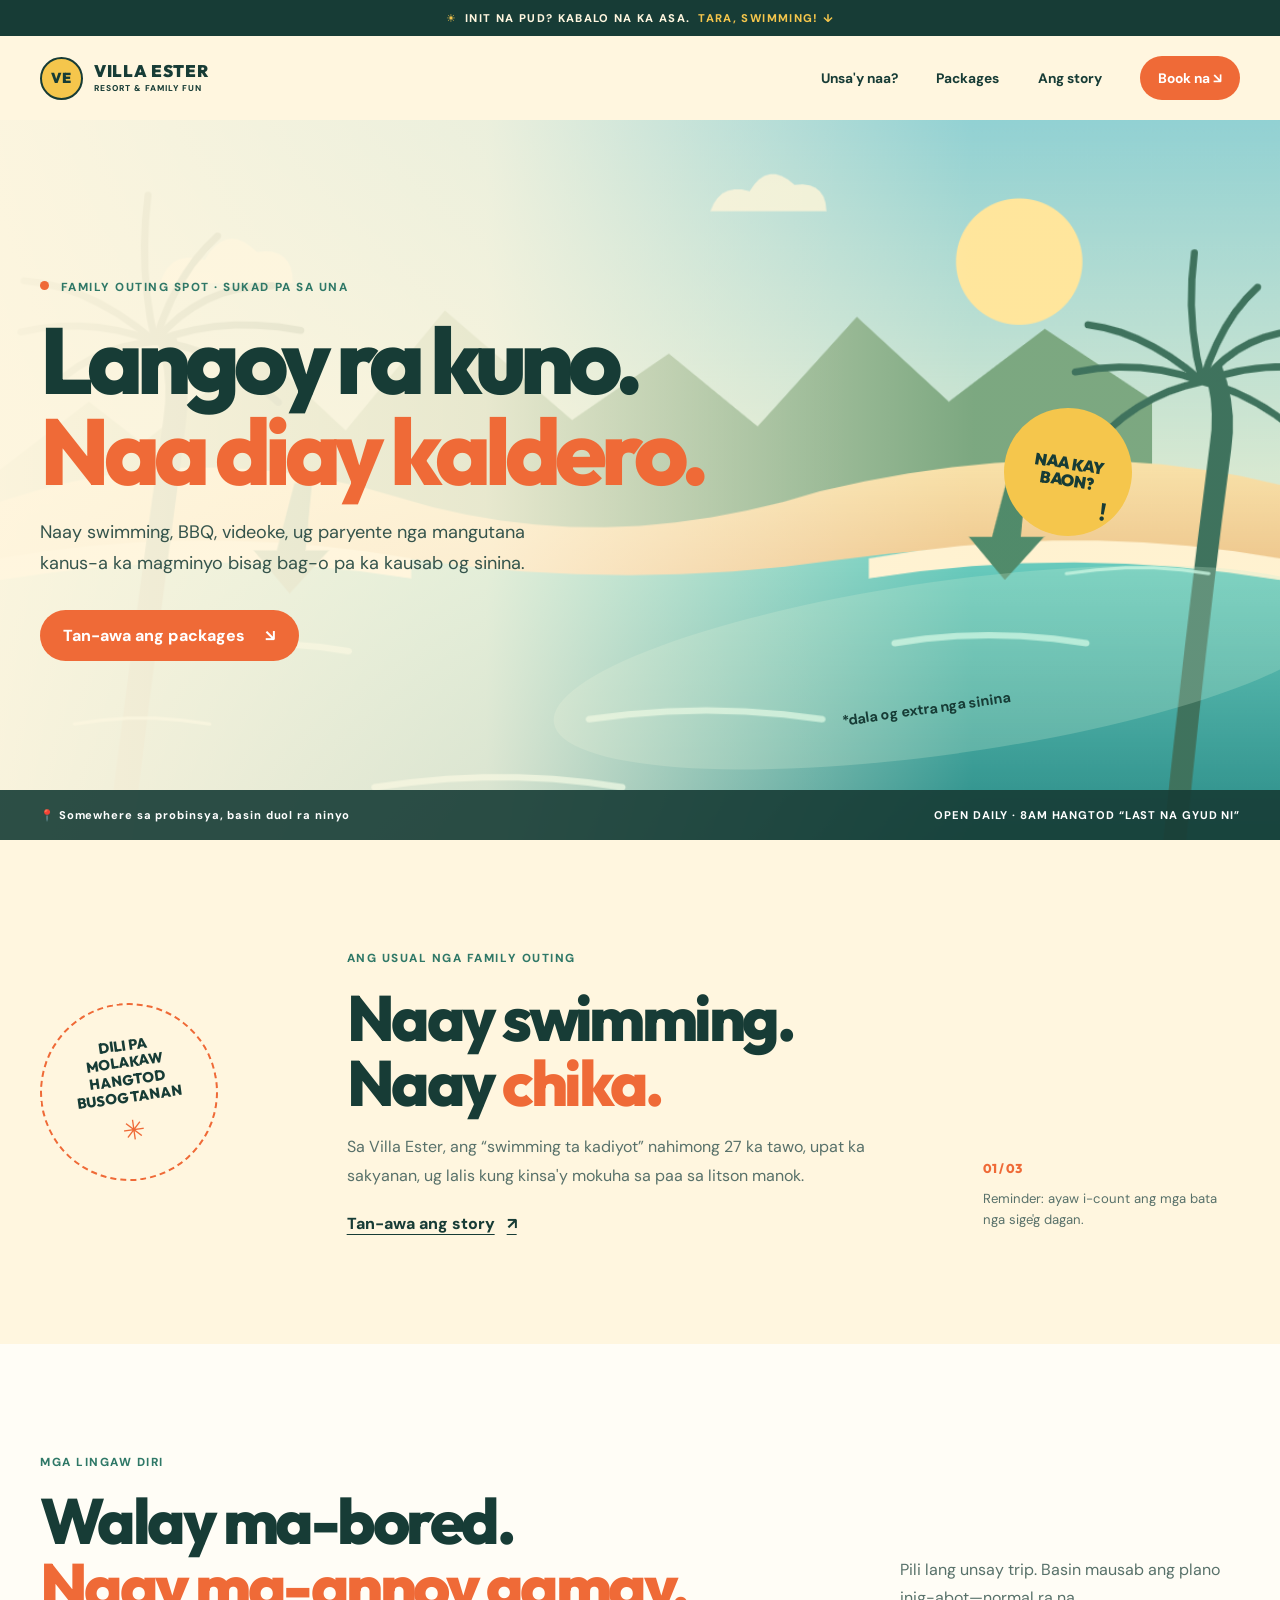
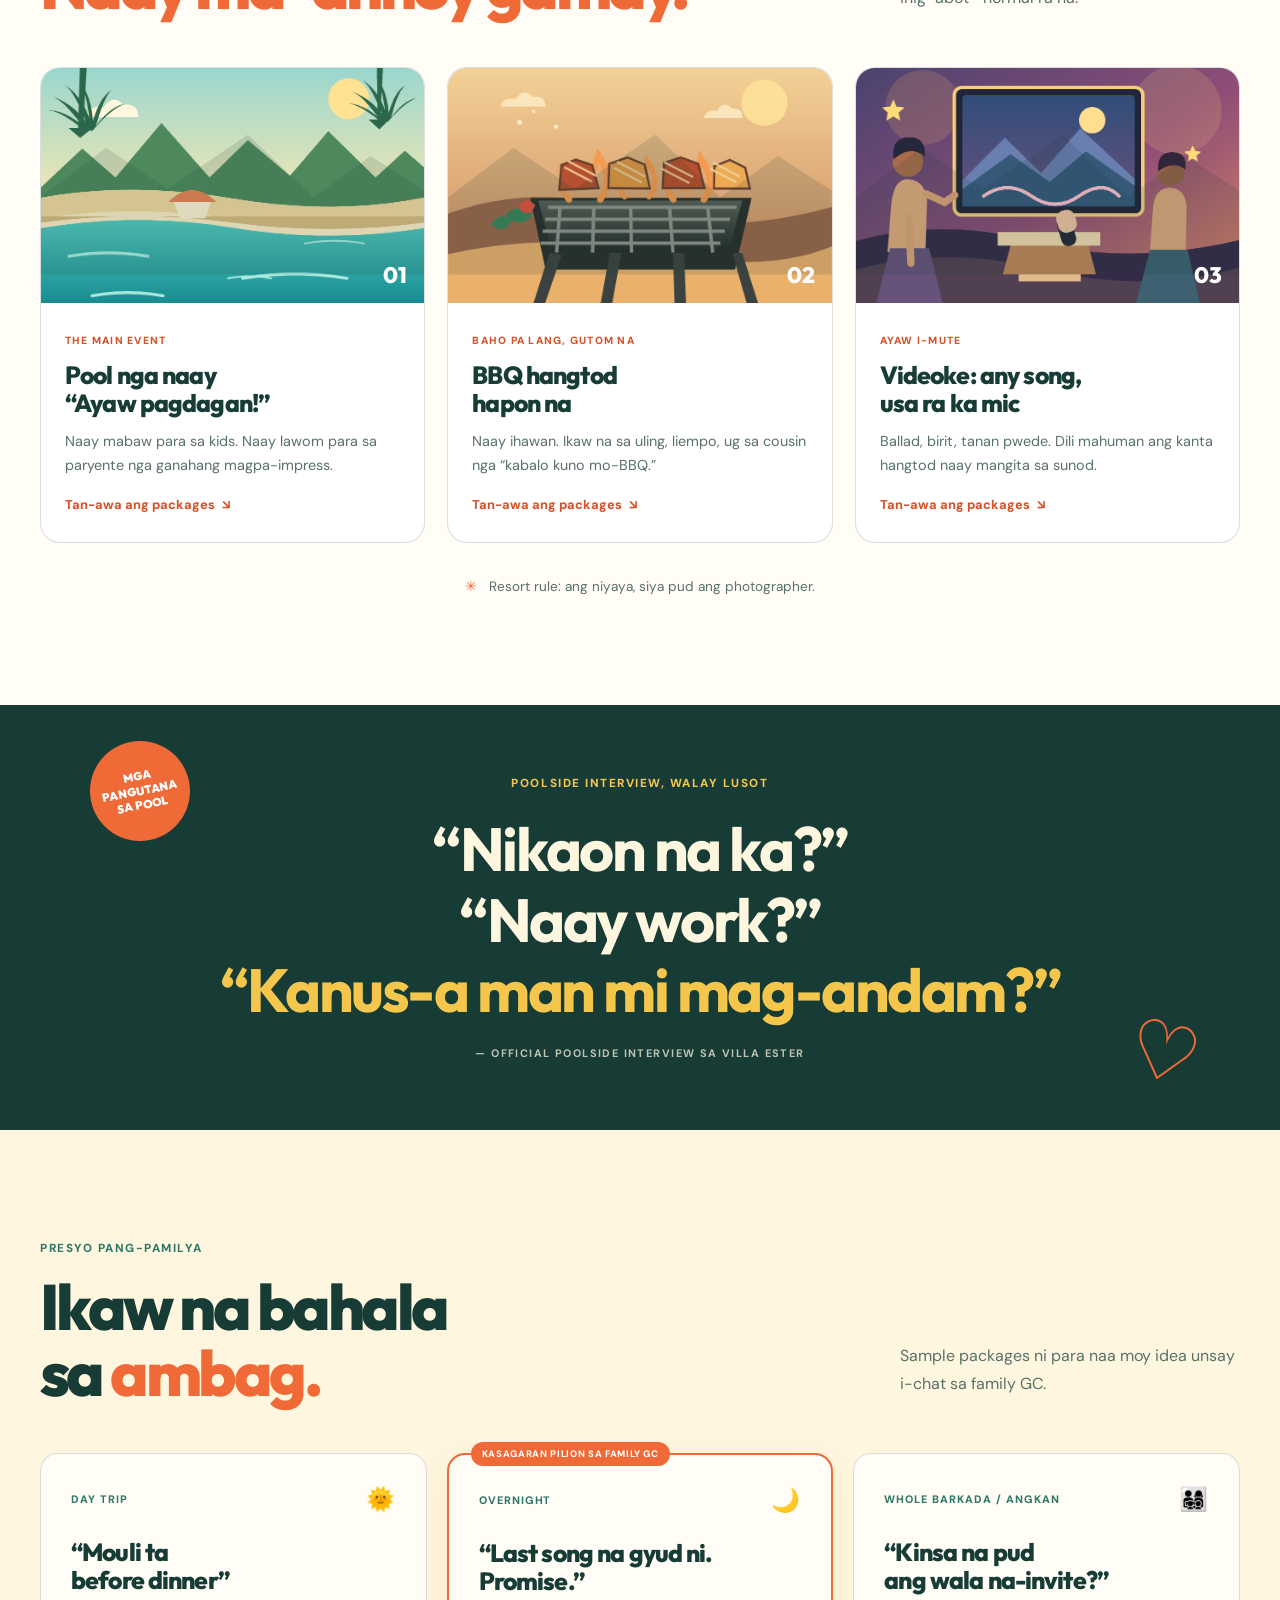
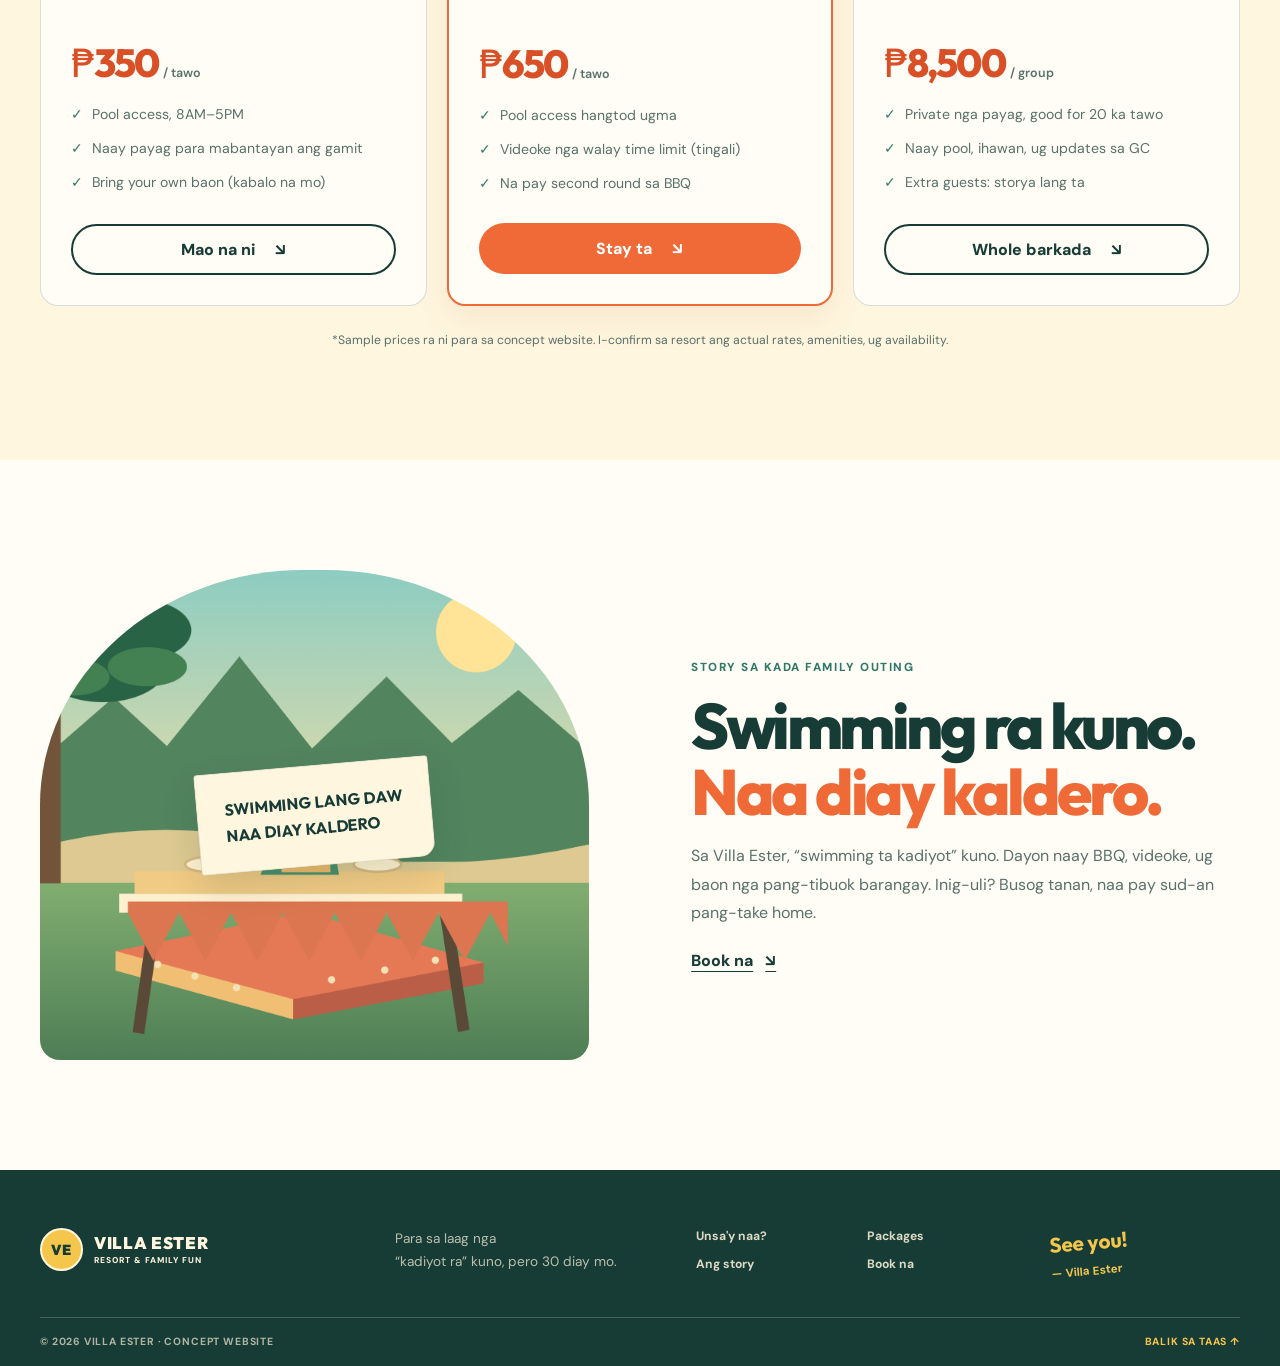
<file: villaester1/index.html>
<!DOCTYPE html>
<html lang="ceb">
<head>
    <meta charset="UTF-8">
    <meta name="viewport" content="width=device-width, initial-scale=1">
    <meta name="theme-color" content="#fff6df">
    <meta name="description" content="Villa Ester: family outing nga naay swimming, ihaw-ihaw, videoke, ug baon nga pang-tibuok angkan.">
    <title>Villa Ester</title>
    <link rel="icon" type="image/png" href="img/favicon-v2.png">
    <link rel="preconnect" href="https://fonts.googleapis.com">
    <link rel="preconnect" href="https://fonts.gstatic.com" crossorigin>
    <link href="https://fonts.googleapis.com/css2?family=DM+Sans:wght@400;500;600;700;800&family=Outfit:wght@400;500;600;700;800;900&display=swap" rel="stylesheet">
    <link rel="stylesheet" href="css/style.css">
</head>
<body>
    <div class="top-note"><span>☀</span> INIT NA PUD? KABALO NA KA ASA. <span class="top-note-right">TARA, SWIMMING! <span>↓</span></span></div>
    <header class="site-header" id="top">
        <nav class="nav-shell" aria-label="Main menu">
            <a class="brand" href="#top" aria-label="Villa Ester home">
                <span class="brand-icon" aria-hidden="true">VE</span>
                <span>VILLA ESTER<small>RESORT & FAMILY FUN</small></span>
            </a>
            <button class="menu-toggle" type="button" aria-label="Open menu" aria-expanded="false" aria-controls="site-nav">
                <span></span><span></span>
            </button>
            <div class="nav-links" id="site-nav">
                <a href="#amenities">Unsa'y naa?</a>
                <a href="#packages">Packages</a>
                <a href="#kwento">Ang story</a>
                <a class="nav-cta" href="booking.html" target="_blank" rel="noopener noreferrer">Book na <span aria-hidden="true">↘</span></a>
            </div>
        </nav>
    </header>

    <main>
        <section class="hero" aria-labelledby="hero-title">
            <div class="hero-photo" role="img" aria-label="Langawanan nga pool nga gilibotan og mga kahoy"></div>
            <div class="hero-wash"></div>
            <div class="hero-content">
                <p class="eyebrow"><span class="sun-dot"></span> FAMILY OUTING SPOT · SUKAD PA SA UNA</p>
                <h1 id="hero-title">Langoy ra kuno.<br><em>Naa diay kaldero.</em></h1>
                <p class="hero-copy">Naay swimming, BBQ, videoke, ug paryente nga mangutana kanus-a ka magminyo bisag bag-o pa ka kausab og sinina.</p>
                <a class="button button-orange" href="#packages">Tan-awa ang packages <span aria-hidden="true">↘</span></a>
                <span class="hero-sticker" aria-label="Naa kay baon?">NAA KAY<br>BAON?<br><b>!</b></span>
            </div>
            <div class="hero-bottom"><span>📍 Somewhere sa probinsya, basin duol ra ninyo</span><span>OPEN DAILY · 8AM HANGTOD “LAST NA GYUD NI”</span></div>
            <span class="hero-scribble" aria-hidden="true">*dala og extra nga sinina</span>
        </section>

        <section class="intro section-pad">
            <div class="intro-badge" aria-hidden="true"><span>DILI PA<br>MOLAKAW<br>HANGTOD<br>BUSOG TANAN</span><b>✳</b></div>
            <div class="intro-copy">
                <p class="eyebrow">Ang usual nga family outing</p>
                <h2>Naay swimming.<br>Naay <em>chika.</em></h2>
                <p>Sa Villa Ester, ang “swimming ta kadiyot” nahimong 27 ka tawo, upat ka sakyanan, ug lalis kung kinsa'y mokuha sa paa sa litson manok.</p>
                <a class="text-link" href="#kwento">Tan-awa ang story <span aria-hidden="true">↗</span></a>
            </div>
            <div class="intro-side"><span class="side-number">01 / 03</span><span class="side-note">Reminder: ayaw i-count ang mga bata nga sige'g dagan.</span></div>
        </section>

        <section class="amenities section-pad" id="amenities">
            <div class="section-heading">
                <div><p class="eyebrow">Mga lingaw diri</p><h2>Walay ma-bored.<br><em>Naay ma-annoy gamay.</em></h2></div>
                <p class="heading-aside">Pili lang unsay trip. Basin mausab ang plano inig-abot—normal ra na.</p>
            </div>
            <div class="activity-grid">
                <a class="activity-card pool-card" href="#packages" aria-label="Swimming pool: tan-awa ang packages">
                    <div class="activity-photo pool-photo" role="img" aria-label="Swimming pool sa hayag nga adlaw"><span class="activity-number">01</span></div>
                    <div class="activity-copy"><span class="activity-kicker">THE MAIN EVENT</span><h3>Pool nga naay<br>“Ayaw pagdagan!”</h3><p>Naay mabaw para sa kids. Naay lawom para sa paryente nga ganahang magpa-impress.</p><span class="activity-link">Tan-awa ang packages <span aria-hidden="true">↘</span></span></div>
                </a>
                <a class="activity-card grill-card" href="#packages" aria-label="BBQ: tan-awa ang packages">
                    <div class="activity-photo grill-photo" role="img" aria-label="BBQ nga nagluto sa ihawan"><span class="activity-number">02</span></div>
                    <div class="activity-copy"><span class="activity-kicker">BAHO PA LANG, GUTOM NA</span><h3>BBQ hangtod<br>hapon na</h3><p>Naay ihawan. Ikaw na sa uling, liempo, ug sa cousin nga “kabalo kuno mo-BBQ.”</p><span class="activity-link">Tan-awa ang packages <span aria-hidden="true">↘</span></span></div>
                </a>
                <a class="activity-card karaoke-card" href="#packages" aria-label="Videoke: tan-awa ang packages">
                    <div class="activity-photo karaoke-photo" role="img" aria-label="Pamilyang nag-videoke nga nagkanta"><span class="activity-number">03</span></div>
                    <div class="activity-copy"><span class="activity-kicker">AYAW I-MUTE</span><h3>Videoke: any song,<br>usa ra ka mic</h3><p>Ballad, birit, tanan pwede. Dili mahuman ang kanta hangtod naay mangita sa sunod.</p><span class="activity-link">Tan-awa ang packages <span aria-hidden="true">↘</span></span></div>
                </a>
            </div>
            <div class="amenities-foot"><span>✳</span> Resort rule: ang niyaya, siya pud ang photographer.</div>
        </section>

        <section class="quote-band">
            <span class="quote-sticker">MGA PANGUTANA<br>SA POOL</span>
            <p class="eyebrow">Poolside interview, walay lusot</p>
            <blockquote>“Nikaon na ka?”<br>“Naay work?”<br><em>“Kanus-a man mi mag-andam?”</em></blockquote>
            <span class="quote-credit">— OFFICIAL POOLSIDE INTERVIEW SA VILLA ESTER</span>
            <span class="quote-doodle" aria-hidden="true">♡</span>
        </section>

        <section class="packages section-pad" id="packages">
            <div class="section-heading">
                <div><p class="eyebrow">Presyo pang-pamilya</p><h2>Ikaw na bahala<br>sa <em>ambag.</em></h2></div>
                <p class="heading-aside">Sample packages ni para naa moy idea unsay i-chat sa family GC.</p>
            </div>
            <div class="package-grid">
                <article class="package-card">
                    <div class="package-top"><span>DAY TRIP</span><span class="package-emoji">🌞</span></div>
                    <h3>“Mouli ta<br>before dinner”</h3>
                    <p class="package-price">₱350 <small>/ tawo</small></p>
                    <ul><li>Pool access, 8AM–5PM</li><li>Naay payag para mabantayan ang gamit</li><li>Bring your own baon (kabalo na mo)</li></ul>
                    <a class="button button-outline" href="booking.html" target="_blank" rel="noopener noreferrer">Mao na ni <span aria-hidden="true">↘</span></a>
                </article>
                <article class="package-card package-featured">
                    <span class="popular-tag">KASAGARAN PILION SA FAMILY GC</span>
                    <div class="package-top"><span>OVERNIGHT</span><span class="package-emoji">🌙</span></div>
                    <h3>“Last song na gyud ni.<br>Promise.”</h3>
                    <p class="package-price">₱650 <small>/ tawo</small></p>
                    <ul><li>Pool access hangtod ugma</li><li>Videoke nga walay time limit (tingali)</li><li>Na pay second round sa BBQ</li></ul>
                    <a class="button button-orange" href="booking.html" target="_blank" rel="noopener noreferrer">Stay ta <span aria-hidden="true">↘</span></a>
                </article>
                <article class="package-card">
                    <div class="package-top"><span>WHOLE BARKADA / ANGKAN</span><span class="package-emoji">👨‍👩‍👧‍👦</span></div>
                    <h3>“Kinsa na pud<br>ang wala na-invite?”</h3>
                    <p class="package-price">₱8,500 <small>/ group</small></p>
                    <ul><li>Private nga payag, good for 20 ka tawo</li><li>Naay pool, ihawan, ug updates sa GC</li><li>Extra guests: storya lang ta</li></ul>
                    <a class="button button-outline" href="booking.html" target="_blank" rel="noopener noreferrer">Whole barkada <span aria-hidden="true">↘</span></a>
                </article>
            </div>
            <p class="fine-print">*Sample prices ra ni para sa concept website. I-confirm sa resort ang actual rates, amenities, ug availability.</p>
        </section>

        <section class="story section-pad" id="kwento">
            <div class="story-art" role="img" aria-label="Payag ug lamesa para sa family picnic">
                <span class="story-art-note">SWIMMING LANG DAW<br>NAA DIAY KALDERO</span>
                <span class="story-art-sun" aria-hidden="true">☀</span>
            </div>
            <div class="story-copy">
                <p class="eyebrow">Story sa kada family outing</p>
                <h2>Swimming ra kuno.<br><em>Naa diay kaldero.</em></h2>
                <p>Sa Villa Ester, “swimming ta kadiyot” kuno. Dayon naay BBQ, videoke, ug baon nga pang-tibuok barangay. Inig-uli? Busog tanan, naa pay sud-an pang-take home.</p>
                <a class="text-link" href="booking.html" target="_blank" rel="noopener noreferrer">Book na <span aria-hidden="true">↘</span></a>
            </div>
        </section>

    </main>

    <footer class="site-footer">
        <div class="footer-main">
            <a class="brand footer-brand" href="#top"><span class="brand-icon" aria-hidden="true">VE</span><span>VILLA ESTER<small>RESORT & FAMILY FUN</small></span></a>
            <p>Para sa laag nga<br>“kadiyot ra” kuno, pero 30 diay mo.</p>
            <div class="footer-links"><a href="#amenities">Unsa'y naa?</a><a href="#packages">Packages</a><a href="#kwento">Ang story</a><a href="booking.html" target="_blank" rel="noopener noreferrer">Book na</a></div>
            <span class="footer-signoff">See you!<br><b>— Villa Ester</b></span>
        </div>
        <div class="footer-bottom"><span>© <span id="year"></span> VILLA ESTER · CONCEPT WEBSITE</span><a href="#top">BALIK SA TAAS ↑</a></div>
    </footer>
    <script>
        const menuButton = document.querySelector(".menu-toggle");
        const navigation = document.querySelector(".nav-links");

        menuButton.addEventListener("click", () => {
            const isOpen = menuButton.getAttribute("aria-expanded") === "true";
            menuButton.setAttribute("aria-expanded", String(!isOpen));
            menuButton.setAttribute("aria-label", isOpen ? "Open menu" : "Close menu");
            navigation.classList.toggle("is-open", !isOpen);
        });

        navigation.querySelectorAll("a").forEach((link) => {
            link.addEventListener("click", () => {
                menuButton.setAttribute("aria-expanded", "false");
                menuButton.setAttribute("aria-label", "Open menu");
                navigation.classList.remove("is-open");
            });
        });

        document.querySelector("#year").textContent = new Date().getFullYear();

        document.querySelector(".booking-form").addEventListener("submit", (event) => {
            event.preventDefault();
            const form = event.currentTarget;
            if (!form.reportValidity()) return;
            form.querySelector(".form-status").textContent = "Sakto! Na-check na imong details. Demo pa ni—wala pay tinuod nga booking.";
            form.reset();
        });

    </script>
</body>
</html>
</file>
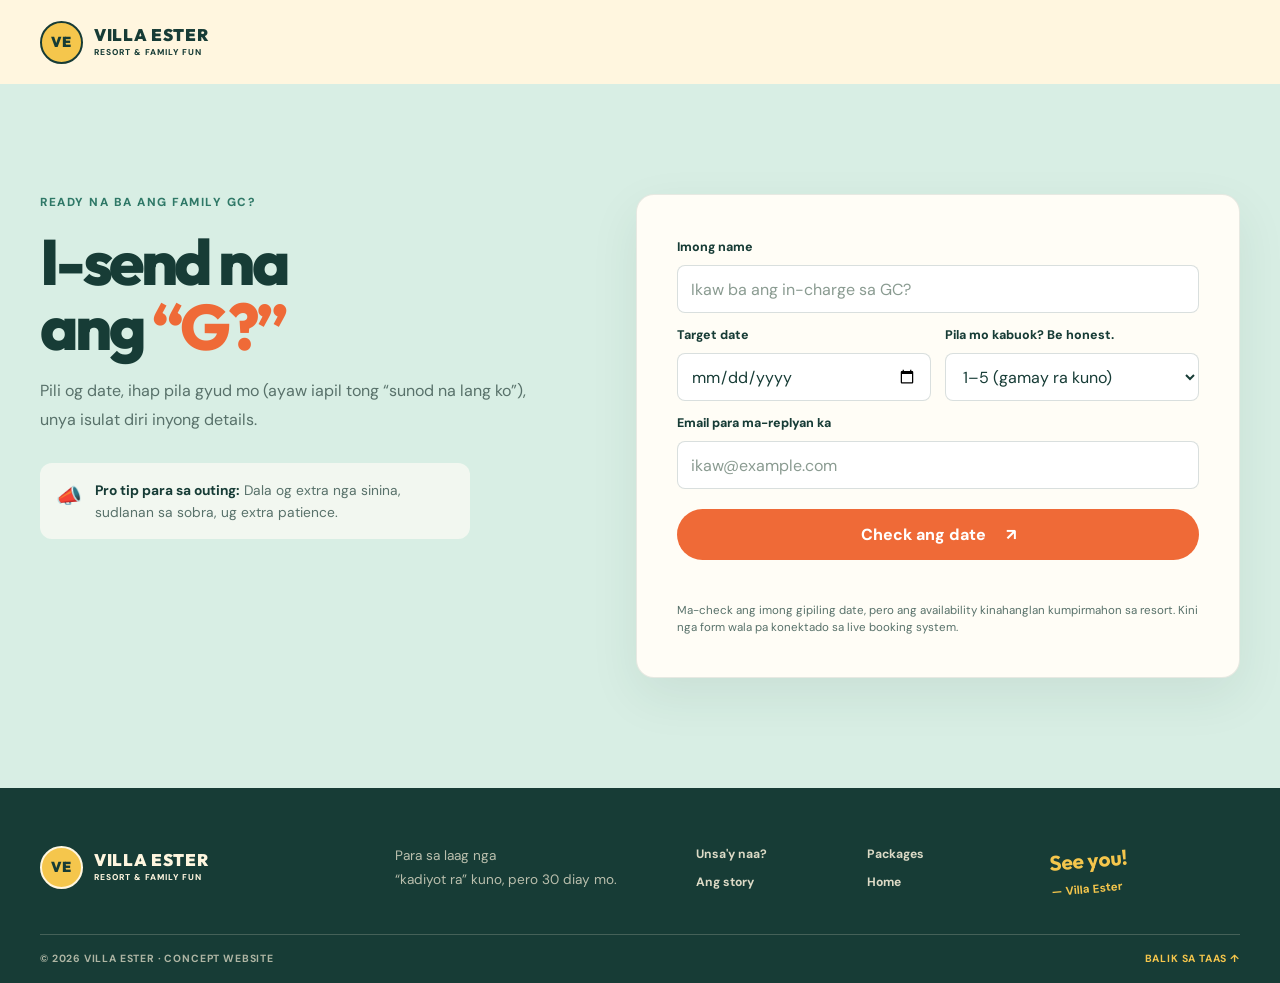
<file: villaester1/booking.html>
<!DOCTYPE html>
<html lang="ceb">
<head>
    <meta charset="UTF-8">
    <meta name="viewport" content="width=device-width, initial-scale=1">
    <meta name="theme-color" content="#fff6df">
    <meta name="description" content="Book your Villa Ester outing.">
    <title>Book na | Villa Ester</title>
    <link rel="icon" type="image/png" href="img/favicon-v2.png">
    <link rel="preconnect" href="https://fonts.googleapis.com">
    <link rel="preconnect" href="https://fonts.gstatic.com" crossorigin>
    <link href="https://fonts.googleapis.com/css2?family=DM+Sans:wght@400;500;600;700;800&family=Outfit:wght@400;500;600;700;800;900&display=swap" rel="stylesheet">
    <link rel="stylesheet" href="css/style.css">
</head>
<body>
    <header class="site-header" id="top">
        <nav class="nav-shell" aria-label="Main menu">
            <a class="brand" href="index.html" aria-label="Villa Ester home">
                <span class="brand-icon" aria-hidden="true">VE</span>
                <span>VILLA ESTER<small>RESORT & FAMILY FUN</small></span>
            </a>
        </nav>
    </header>

    <main>
        <section class="booking section-pad" id="reservation-form" aria-labelledby="reservation-title">
            <div class="booking-copy">
                <p class="eyebrow">Ready na ba ang family GC?</p>
                <h2 id="reservation-title">I-send na<br>ang <em>“G?”</em></h2>
                <p>Pili og date, ihap pila gyud mo (ayaw iapil tong “sunod na lang ko”), unya isulat diri inyong details.</p>
                <div class="booking-callout"><span>📣</span><span><b>Pro tip para sa outing:</b> Dala og extra nga sinina, sudlanan sa sobra, ug extra patience.</span></div>
            </div>
            <form class="booking-form">
                <label for="guest-name">Imong name</label>
                <input id="guest-name" name="name" type="text" placeholder="Ikaw ba ang in-charge sa GC?" required>
                <div class="form-row">
                    <div><label for="visit-date">Target date</label><input id="visit-date" name="date" type="date" required></div>
                    <div><label for="guest-count">Pila mo kabuok? Be honest.</label><select id="guest-count" name="guests"><option>1–5 (gamay ra kuno)</option><option>6–10 (naay kids)</option><option>11–20 (whole family)</option><option>21+ (apil silingan)</option></select></div>
                </div>
                <label for="guest-email">Email para ma-replyan ka</label>
                <input id="guest-email" name="email" type="email" placeholder="ikaw@example.com" required>
                <button class="button button-orange" type="submit">Check ang date <span aria-hidden="true">↗</span></button>
                <p class="form-status" role="status" aria-live="polite"></p>
                <p class="form-disclaimer">Ma-check ang imong gipiling date, pero ang availability kinahanglan kumpirmahon sa resort. Kini nga form wala pa konektado sa live booking system.</p>
            </form>
        </section>
    </main>

    <footer class="site-footer">
        <div class="footer-main">
            <a class="brand footer-brand" href="index.html"><span class="brand-icon" aria-hidden="true">VE</span><span>VILLA ESTER<small>RESORT & FAMILY FUN</small></span></a>
            <p>Para sa laag nga<br>“kadiyot ra” kuno, pero 30 diay mo.</p>
            <div class="footer-links"><a href="index.html#amenities">Unsa'y naa?</a><a href="index.html#packages">Packages</a><a href="index.html#kwento">Ang story</a><a href="index.html">Home</a></div>
            <span class="footer-signoff">See you!<br><b>— Villa Ester</b></span>
        </div>
        <div class="footer-bottom"><span>© <span id="year"></span> VILLA ESTER · CONCEPT WEBSITE</span><a href="#top">BALIK SA TAAS ↑</a></div>
    </footer>

    <script>
        document.querySelector("#year").textContent = new Date().getFullYear();

        const bookingForm = document.querySelector(".booking-form");
        const visitDate = document.querySelector("#visit-date");
        const formStatus = bookingForm.querySelector(".form-status");

        function getLocalDateString(date) {
            const year = date.getFullYear();
            const month = String(date.getMonth() + 1).padStart(2, "0");
            const day = String(date.getDate()).padStart(2, "0");
            return `${year}-${month}-${day}`;
        }

        visitDate.min = getLocalDateString(new Date());

        bookingForm.addEventListener("submit", (event) => {
            event.preventDefault();
            if (!bookingForm.reportValidity()) return;

            if (visitDate.value < getLocalDateString(new Date())) {
                visitDate.setCustomValidity("Please choose today or a future date.");
                visitDate.reportValidity();
                return;
            }

            visitDate.setCustomValidity("");
            const chosenDate = new Date(`${visitDate.value}T00:00:00`);
            const formattedDate = chosenDate.toLocaleDateString("en-PH", {
                year: "numeric",
                month: "long",
                day: "numeric"
            });
            const guestCount = ["1–5", "6–10", "11–20", "21 or more"][
                bookingForm.querySelector("#guest-count").selectedIndex
            ];
            formStatus.textContent = `Your selected date, ${formattedDate}, has been checked for ${guestCount} guests. Please contact the resort to confirm availability; this date has not been reserved.`;
        });

        visitDate.addEventListener("input", () => visitDate.setCustomValidity(""));
    </script>
</body>
</html>
</file>
<file: villaester1/css/style.css>
:root {
    color-scheme: light;
    --ink: #173c36;
    --muted: #58716a;
    --cream: #fff6df;
    --paper: #fffdf6;
    --orange: #ef6a37;
    --orange-dark: #d94f26;
    --green: #2f7867;
    --mint: #d8eee4;
    --yellow: #f5c64c;
    --line: rgba(23, 60, 54, 0.16);
    --display: "Outfit", sans-serif;
    --body: "DM Sans", sans-serif;
    font-family: var(--body);
    color: var(--ink);
    background: var(--paper);
    font-synthesis: none;
    text-rendering: optimizeLegibility;
    -webkit-font-smoothing: antialiased;
}

* {
    box-sizing: border-box;
}

html {
    scroll-behavior: smooth;
    scroll-padding-top: 6rem;
}

body {
    margin: 0;
    min-width: 320px;
}

button,
input,
select {
    font: inherit;
}

a {
    color: inherit;
}

.top-note {
    display: flex;
    min-height: 36px;
    align-items: center;
    justify-content: center;
    gap: 8px;
    padding: 7px 20px;
    background: var(--ink);
    color: var(--cream);
    font-size: 0.7rem;
    font-weight: 800;
    letter-spacing: 0.12em;
    text-align: center;
}

.top-note > span:first-child {
    color: var(--yellow);
}

.top-note-right {
    color: var(--yellow);
}

.site-header {
    position: relative;
    z-index: 5;
    background: var(--cream);
}

.nav-shell {
    display: flex;
    width: min(1200px, calc(100% - 48px));
    min-height: 84px;
    align-items: center;
    justify-content: space-between;
    margin: 0 auto;
}

.brand {
    display: inline-flex;
    align-items: center;
    gap: 11px;
    color: var(--ink);
    font-family: var(--display);
    font-size: 1.05rem;
    font-weight: 900;
    letter-spacing: 0.04em;
    line-height: 1;
    text-decoration: none;
}

.brand small {
    display: block;
    margin-top: 5px;
    font-family: var(--body);
    font-size: 0.53rem;
    font-weight: 800;
    letter-spacing: 0.12em;
}

.brand-icon {
    display: grid;
    width: 43px;
    height: 43px;
    place-items: center;
    border: 2px solid var(--ink);
    border-radius: 50%;
    background: var(--yellow);
    font-family: var(--display);
    font-size: 0.9rem;
    font-weight: 900;
}

.nav-links {
    display: flex;
    align-items: center;
    gap: clamp(18px, 3vw, 42px);
}

.nav-links a,
.footer-links a {
    font-size: 0.86rem;
    font-weight: 700;
    text-decoration: none;
}

.nav-links a:hover,
.footer-links a:hover,
.text-link:hover {
    color: var(--orange-dark);
}

.nav-links .nav-cta {
    padding: 13px 18px;
    border-radius: 999px;
    background: var(--orange);
    color: white;
}

.nav-cta:hover {
    background: var(--orange-dark);
}

.menu-toggle {
    display: none;
}

.hero {
    position: relative;
    display: flex;
    min-height: min(720px, calc(100svh - 120px));
    align-items: center;
    overflow: hidden;
    background: #83c7b5;
    isolation: isolate;
}

.hero-photo,
.hero-wash {
    position: absolute;
    z-index: -1;
    inset: 0;
}

.hero-photo {
    background:
        linear-gradient(90deg, rgba(255, 246, 223, 0.1), transparent 68%),
        url("../img/resort-hero.png") center 52% / cover no-repeat;
}

.hero-photo::after {
    position: absolute;
    content: "";
}

.hero-photo::after {
    right: -5%;
    bottom: 12%;
    width: 62%;
    height: 24%;
    border-radius: 50%;
    background: rgba(190, 235, 206, 0.25);
    transform: rotate(-8deg);
}

.hero-wash {
    background: linear-gradient(90deg, rgba(255, 246, 223, 0.97) 0%, rgba(255, 246, 223, 0.84) 38%, rgba(255, 246, 223, 0.14) 76%);
}

.hero-content {
    position: relative;
    width: min(1200px, calc(100% - 48px));
    margin: 0 auto;
    padding: 100px 0 120px;
}

.eyebrow {
    margin: 0 0 17px;
    color: var(--green);
    font-size: 0.73rem;
    font-weight: 800;
    letter-spacing: 0.13em;
    line-height: 1.5;
    text-transform: uppercase;
}

.sun-dot {
    display: inline-block;
    width: 9px;
    height: 9px;
    margin-right: 7px;
    border-radius: 50%;
    background: var(--orange);
    vertical-align: 1px;
}

h1,
h2,
h3,
p {
    margin-top: 0;
}

h1,
h2,
h3 {
    font-family: var(--display);
}

.hero h1 {
    max-width: 740px;
    margin-bottom: 20px;
    font-size: clamp(3.1rem, 7.3vw, 6.7rem);
    font-weight: 800;
    letter-spacing: -0.065em;
    line-height: 0.98;
}

h1 em,
h2 em {
    color: var(--orange);
    font-style: normal;
}

.hero-copy {
    max-width: 510px;
    margin-bottom: 30px;
    color: #35544c;
    font-size: clamp(1rem, 1.5vw, 1.13rem);
    line-height: 1.75;
}

.button {
    display: inline-flex;
    min-height: 50px;
    align-items: center;
    justify-content: center;
    gap: 20px;
    padding: 13px 21px;
    border: 2px solid transparent;
    border-radius: 999px;
    font-weight: 800;
    text-decoration: none;
    transition: background-color 160ms ease, color 160ms ease, transform 160ms ease;
}

.button:hover {
    transform: translateY(-2px);
}

.button-orange {
    background: var(--orange);
    color: white;
}

.button-orange:hover {
    background: var(--orange-dark);
}

.button-outline {
    border-color: var(--ink);
    background: transparent;
    color: var(--ink);
}

.button-outline:hover {
    background: var(--ink);
    color: white;
}

.hero-sticker {
    position: absolute;
    top: 38%;
    right: 9%;
    display: grid;
    width: 128px;
    height: 128px;
    align-content: center;
    justify-items: center;
    border-radius: 50%;
    background: var(--yellow);
    color: var(--ink);
    font-family: var(--display);
    font-size: 1.02rem;
    font-weight: 900;
    line-height: 1.05;
    text-align: center;
    transform: rotate(9deg);
}

.hero-sticker b {
    position: absolute;
    right: 20px;
    bottom: 17px;
    font-size: 1.5rem;
}

.hero-bottom {
    position: absolute;
    right: 0;
    bottom: 0;
    left: 0;
    display: flex;
    justify-content: space-between;
    gap: 20px;
    padding: 18px max(24px, calc((100% - 1200px) / 2));
    background: rgba(23, 60, 54, 0.9);
    color: white;
    font-size: 0.7rem;
    font-weight: 700;
    letter-spacing: 0.08em;
}

.hero-scribble {
    position: absolute;
    right: 21%;
    bottom: 17%;
    color: var(--ink);
    font-size: 0.9rem;
    font-weight: 700;
    transform: rotate(-8deg);
}

.section-pad {
    padding: 110px max(24px, calc((100% - 1200px) / 2));
}

.intro {
    position: relative;
    display: grid;
    min-height: 420px;
    grid-template-columns: 0.7fr 1.6fr 0.7fr;
    align-items: center;
    gap: 50px;
    background: var(--cream);
}

.intro-badge {
    display: grid;
    width: 178px;
    height: 178px;
    align-content: center;
    justify-items: center;
    border: 2px dashed var(--orange);
    border-radius: 50%;
    color: var(--ink);
    font-family: var(--display);
    font-size: 0.9rem;
    font-weight: 800;
    line-height: 1.2;
    text-align: center;
    transform: rotate(-8deg);
}

.intro-badge b {
    margin-top: 8px;
    color: var(--orange);
    font-size: 1.7rem;
}

.intro-copy h2,
.section-heading h2,
.story-copy h2,
.booking-copy h2 {
    margin-bottom: 18px;
    font-size: clamp(2.5rem, 5vw, 4.5rem);
    font-weight: 800;
    letter-spacing: -0.055em;
    line-height: 1.02;
}

.intro-copy > p:not(.eyebrow),
.story-copy > p:not(.eyebrow),
.booking-copy > p:not(.eyebrow) {
    max-width: 620px;
    color: var(--muted);
    line-height: 1.8;
}

.text-link {
    display: inline-flex;
    align-items: center;
    gap: 12px;
    margin-top: 6px;
    color: var(--ink);
    font-weight: 800;
    text-decoration-thickness: 1px;
    text-underline-offset: 5px;
}

.intro-side {
    display: grid;
    align-self: end;
    gap: 12px;
    padding-bottom: 4px;
}

.side-number {
    color: var(--orange);
    font-family: var(--display);
    font-size: 0.8rem;
    font-weight: 800;
}

.side-note {
    color: var(--muted);
    font-size: 0.82rem;
    line-height: 1.6;
}

.amenities {
    background: var(--paper);
}

.section-heading {
    display: flex;
    align-items: end;
    justify-content: space-between;
    gap: 32px;
    margin-bottom: 48px;
}

.section-heading h2 {
    margin-bottom: 0;
}

.heading-aside {
    max-width: 340px;
    margin: 0 0 8px;
    color: var(--muted);
    line-height: 1.7;
}

.activity-grid {
    display: grid;
    grid-template-columns: repeat(3, minmax(0, 1fr));
    gap: 22px;
}

.activity-card {
    display: block;
    overflow: hidden;
    border: 1px solid var(--line);
    border-radius: 20px;
    background: white;
    color: inherit;
    text-decoration: none;
    transition: transform 180ms ease, box-shadow 180ms ease;
}

.activity-card:hover {
    transform: translateY(-5px);
    box-shadow: 0 14px 30px rgba(23, 60, 54, 0.12);
}

.activity-photo {
    position: relative;
    display: grid;
    min-height: 235px;
    place-items: center;
    overflow: hidden;
}

.pool-photo {
    background: url("../img/pool-day.png") center 56% / cover no-repeat;
}

.grill-photo {
    background: url("../img/ihaw-ihaw.png") center 58% / cover no-repeat;
}

.karaoke-photo {
    background: url("../img/videoke.png") center 53% / cover no-repeat;
}

.activity-photo::before {
    position: absolute;
    inset: 18% 0 auto;
    height: 70%;
    background: rgba(23, 60, 54, 0.14);
    clip-path: polygon(0 53%, 17% 23%, 33% 48%, 54% 15%, 71% 53%, 86% 28%, 100% 49%, 100% 100%, 0 100%);
    content: "";
}

.activity-number {
    position: absolute;
    right: 17px;
    bottom: 14px;
    color: white;
    font-family: var(--display);
    font-size: 1.4rem;
    font-weight: 800;
}

.activity-copy {
    padding: 25px 24px 28px;
}

.activity-kicker {
    color: var(--orange-dark);
    font-size: 0.65rem;
    font-weight: 800;
    letter-spacing: 0.12em;
}

.activity-copy h3,
.package-card h3 {
    margin: 12px 0;
    font-size: 1.55rem;
    font-weight: 800;
    letter-spacing: -0.035em;
    line-height: 1.13;
}

.activity-copy p {
    margin-bottom: 0;
    color: var(--muted);
    font-size: 0.9rem;
    line-height: 1.7;
}

.activity-link {
    display: inline-flex;
    align-items: center;
    gap: 7px;
    margin-top: 18px;
    color: var(--orange-dark);
    font-size: 0.8rem;
    font-weight: 800;
}

.amenities-foot {
    margin-top: 35px;
    color: var(--muted);
    font-size: 0.85rem;
    text-align: center;
}

.amenities-foot span {
    margin-right: 8px;
    color: var(--orange);
}

.quote-band {
    position: relative;
    display: grid;
    min-height: 385px;
    align-content: center;
    justify-items: center;
    overflow: hidden;
    padding: 70px 24px;
    background: var(--ink);
    color: var(--cream);
    text-align: center;
}

.quote-band .eyebrow {
    color: var(--yellow);
}

.quote-band blockquote {
    margin: 5px 0 20px;
    font-family: var(--display);
    font-size: clamp(2rem, 5vw, 3.8rem);
    font-weight: 700;
    letter-spacing: -0.04em;
    line-height: 1.16;
}

.quote-band blockquote em {
    color: var(--yellow);
    font-style: normal;
}

.quote-sticker {
    position: absolute;
    top: 36px;
    left: max(24px, calc((100% - 1100px) / 2));
    display: grid;
    width: 100px;
    height: 100px;
    place-items: center;
    border-radius: 50%;
    background: var(--orange);
    color: white;
    font-family: var(--display);
    font-size: 0.72rem;
    font-weight: 900;
    line-height: 1.3;
    transform: rotate(-11deg);
}

.quote-credit {
    color: rgba(255, 246, 223, 0.72);
    font-size: 0.68rem;
    font-weight: 700;
    letter-spacing: 0.13em;
}

.quote-doodle {
    position: absolute;
    right: max(30px, calc((100% - 1120px) / 2));
    bottom: 25px;
    color: var(--orange);
    font-size: 5rem;
    transform: rotate(15deg);
}

.packages {
    background: var(--cream);
}

.package-grid {
    display: grid;
    grid-template-columns: repeat(3, minmax(0, 1fr));
    align-items: stretch;
    gap: 20px;
}

.package-card {
    position: relative;
    display: flex;
    flex-direction: column;
    padding: 30px;
    border: 1px solid var(--line);
    border-radius: 18px;
    background: var(--paper);
}

.package-featured {
    border: 2px solid var(--orange);
    box-shadow: 0 14px 35px rgba(184, 96, 46, 0.1);
}

.popular-tag {
    position: absolute;
    top: -13px;
    left: 22px;
    padding: 6px 11px;
    border-radius: 99px;
    background: var(--orange);
    color: white;
    font-size: 0.59rem;
    font-weight: 800;
    letter-spacing: 0.07em;
}

.package-top {
    display: flex;
    align-items: center;
    justify-content: space-between;
    color: var(--green);
    font-size: 0.68rem;
    font-weight: 800;
    letter-spacing: 0.09em;
}

.package-emoji {
    font-size: 1.45rem;
}

.package-card h3 {
    min-height: 3.6em;
    margin: 24px 0 11px;
    font-size: 1.55rem;
}

.package-price {
    margin-bottom: 17px;
    color: var(--orange-dark);
    font-family: var(--display);
    font-size: 2.45rem;
    font-weight: 800;
    letter-spacing: -0.05em;
}

.package-price small {
    color: var(--muted);
    font-family: var(--body);
    font-size: 0.78rem;
    font-weight: 600;
    letter-spacing: 0;
}

.package-card ul {
    display: grid;
    gap: 12px;
    margin: 0 0 28px;
    padding: 0;
    list-style: none;
}

.package-card li {
    position: relative;
    padding-left: 21px;
    color: var(--muted);
    font-size: 0.88rem;
    line-height: 1.55;
}

.package-card li::before {
    position: absolute;
    left: 0;
    color: var(--green);
    content: "✓";
    font-weight: 900;
}

.package-card .button {
    width: 100%;
    margin-top: auto;
}

.fine-print {
    margin: 25px 0 0;
    color: var(--muted);
    font-size: 0.76rem;
    line-height: 1.6;
    text-align: center;
}

.story {
    display: grid;
    grid-template-columns: 1fr 1fr;
    align-items: center;
    gap: clamp(45px, 8vw, 110px);
    background: var(--paper);
}

.story-art {
    position: relative;
    display: grid;
    min-height: 490px;
    place-items: center;
    overflow: hidden;
    border-radius: 48% 48% 20px 20px;
    background: url("../img/family-picnic.png") center / cover no-repeat;
}

.story-art-note {
    position: relative;
    z-index: 1;
    padding: 23px 27px;
    border: 1px solid rgba(23, 60, 54, 0.13);
    border-radius: 4px 4px 15px 4px;
    background: var(--cream);
    box-shadow: 0 14px 35px rgba(23, 60, 54, 0.14);
    color: var(--ink);
    font-family: var(--display);
    font-size: 1rem;
    font-weight: 700;
    line-height: 1.65;
    transform: rotate(-5deg);
}

.story-art-sun {
    position: absolute;
    top: 18px;
    right: 22px;
    color: var(--orange);
    font-size: 3rem;
}

.story-copy h2 {
    font-size: clamp(2.6rem, 5vw, 4.4rem);
}

.booking {
    display: grid;
    grid-template-columns: 0.9fr 1.1fr;
    gap: clamp(45px, 8vw, 110px);
    background: var(--mint);
}

.booking-copy h1,
.booking-copy h2 {
    font-size: clamp(2.8rem, 5vw, 4.6rem);
}

.booking-callout {
    display: flex;
    max-width: 430px;
    align-items: flex-start;
    gap: 13px;
    margin-top: 28px;
    padding: 16px;
    border-radius: 12px;
    background: rgba(255, 253, 246, 0.68);
    color: var(--muted);
    font-size: 0.86rem;
    line-height: 1.6;
}

.booking-callout > span:first-child {
    font-size: 1.3rem;
}

.booking-callout b {
    color: var(--ink);
}

.booking-form {
    display: grid;
    align-content: start;
    gap: 10px;
    padding: clamp(23px, 4vw, 40px);
    border: 1px solid rgba(23, 60, 54, 0.1);
    border-radius: 18px;
    background: var(--paper);
    box-shadow: 0 18px 50px rgba(23, 60, 54, 0.08);
}

.booking-form label {
    margin-top: 4px;
    color: var(--ink);
    font-size: 0.78rem;
    font-weight: 800;
}

.booking-form input,
.booking-form select {
    width: 100%;
    min-height: 48px;
    padding: 11px 13px;
    border: 1px solid var(--line);
    border-radius: 8px;
    outline: none;
    background: white;
    color: var(--ink);
}

.booking-form input:focus,
.booking-form select:focus {
    border-color: var(--green);
    box-shadow: 0 0 0 3px rgba(47, 120, 103, 0.14);
}

.booking-form input::placeholder {
    color: #8a9b91;
}

.form-row {
    display: grid;
    grid-template-columns: 1fr 1fr;
    gap: 14px;
}

.form-row > div {
    display: grid;
    gap: 10px;
}

.booking-form > .button {
    margin-top: 10px;
    cursor: pointer;
}

.form-status {
    min-height: 1.4em;
    margin: 3px 0 0;
    color: var(--green);
    font-size: 0.85rem;
    font-weight: 700;
}

.form-disclaimer {
    margin: 0;
    color: var(--muted);
    font-size: 0.72rem;
    line-height: 1.5;
}

.site-footer {
    padding: 55px max(24px, calc((100% - 1200px) / 2)) 18px;
    background: var(--ink);
    color: var(--cream);
}

.footer-main {
    display: grid;
    grid-template-columns: 1.2fr 1fr 1.2fr 0.7fr;
    align-items: center;
    gap: 30px;
    padding-bottom: 42px;
}

.footer-brand {
    color: var(--cream);
}

.footer-brand .brand-icon {
    border-color: var(--cream);
    background: var(--yellow);
    color: var(--ink);
}

.footer-main > p {
    margin: 0;
    color: rgba(255, 246, 223, 0.7);
    font-size: 0.85rem;
    line-height: 1.7;
}

.footer-links {
    display: grid;
    grid-template-columns: 1fr 1fr;
    gap: 12px 18px;
}

.footer-links a {
    color: rgba(255, 246, 223, 0.85);
    font-size: 0.76rem;
}

.footer-signoff {
    color: var(--yellow);
    font-family: var(--display);
    font-size: 1.3rem;
    font-weight: 700;
    line-height: 1.2;
    transform: rotate(-5deg);
}

.footer-signoff b {
    font-family: var(--body);
    font-size: 0.72rem;
}

.footer-bottom {
    display: flex;
    justify-content: space-between;
    gap: 20px;
    padding-top: 17px;
    border-top: 1px solid rgba(255, 246, 223, 0.2);
    color: rgba(255, 246, 223, 0.65);
    font-size: 0.65rem;
    font-weight: 700;
    letter-spacing: 0.08em;
}

.footer-bottom a {
    color: var(--yellow);
    text-decoration: none;
}

:focus-visible {
    outline: 3px solid var(--orange);
    outline-offset: 4px;
}

@media (max-width: 850px) {
    .nav-shell {
        min-height: 72px;
    }

    .menu-toggle {
        display: grid;
        width: 44px;
        height: 44px;
        align-content: center;
        justify-items: center;
        gap: 6px;
        border: 1px solid var(--line);
        border-radius: 50%;
        background: transparent;
        cursor: pointer;
    }

    .menu-toggle span {
        width: 18px;
        height: 2px;
        border-radius: 2px;
        background: var(--ink);
    }

    .nav-links {
        position: absolute;
        top: 100%;
        right: 0;
        left: 0;
        display: none;
        align-items: stretch;
        gap: 0;
        padding: 10px 24px 20px;
        border-top: 1px solid var(--line);
        background: var(--cream);
    }

    .nav-links.is-open {
        display: grid;
    }

    .nav-links a {
        padding: 13px 0;
    }

    .nav-links .nav-cta {
        margin-top: 7px;
        padding: 13px 18px;
        text-align: center;
    }

    .intro {
        grid-template-columns: 0.65fr 1.6fr;
        gap: 35px;
    }

    .intro-side {
        grid-column: 2;
    }

    .activity-grid,
    .package-grid {
        grid-template-columns: 1fr 1fr;
    }

    .activity-card:last-child,
    .package-card:last-child {
        grid-column: 1 / -1;
    }

    .activity-card:last-child {
        display: grid;
        grid-template-columns: 0.9fr 1.1fr;
    }

    .story {
        gap: 45px;
    }

    .story-art {
        min-height: 420px;
    }

    .footer-main {
        grid-template-columns: 1fr 1fr;
    }
}

@media (max-width: 600px) {
    .top-note {
        flex-wrap: wrap;
        gap: 4px 7px;
        font-size: 0.58rem;
    }

    .top-note-right {
        display: none;
    }

    .nav-shell,
    .hero-content {
        width: min(100% - 36px, 1200px);
    }

    .hero {
        min-height: 690px;
        align-items: flex-start;
    }

    .hero-photo {
        background-position: 58% center;
    }

    .hero-wash {
        background: linear-gradient(180deg, rgba(255, 246, 223, 0.95) 0%, rgba(255, 246, 223, 0.84) 52%, rgba(255, 246, 223, 0.08) 100%);
    }

    .hero-content {
        padding-top: 75px;
    }

    .hero h1 {
        font-size: clamp(3rem, 13vw, 4.6rem);
    }

    .hero-copy {
        max-width: 440px;
        font-size: 0.97rem;
    }

    .hero-sticker {
        top: auto;
        right: 7%;
        bottom: 17%;
        width: 100px;
        height: 100px;
        font-size: 0.82rem;
    }

    .hero-bottom {
        flex-direction: column;
        gap: 5px;
        padding: 13px 18px;
        font-size: 0.59rem;
    }

    .hero-scribble {
        right: auto;
        bottom: 22%;
        left: 8%;
        font-size: 0.78rem;
    }

    .section-pad {
        padding: 76px 20px;
    }

    .intro {
        grid-template-columns: 1fr;
        gap: 27px;
    }

    .intro-badge {
        width: 135px;
        height: 135px;
        font-size: 0.76rem;
    }

    .intro-side {
        grid-column: auto;
    }

    .intro-copy h2,
    .section-heading h2,
    .story-copy h2,
    .booking-copy h2 {
        font-size: clamp(2.6rem, 12vw, 3.7rem);
    }

    .section-heading {
        display: block;
        margin-bottom: 34px;
    }

    .heading-aside {
        margin-top: 17px;
    }

    .activity-grid,
    .package-grid {
        grid-template-columns: 1fr;
    }

    .activity-card:last-child,
    .package-card:last-child {
        grid-column: auto;
    }

    .activity-card:last-child {
        display: block;
    }

    .activity-photo {
        min-height: 210px;
    }

    .quote-band {
        min-height: 360px;
    }

    .quote-sticker {
        top: 15px;
        left: 16px;
        width: 72px;
        height: 72px;
        font-size: 0.55rem;
    }

    .quote-band .eyebrow {
        max-width: 220px;
        margin-top: 36px;
    }

    .quote-credit {
        max-width: 290px;
        line-height: 1.6;
    }

    .quote-doodle {
        right: 13px;
        bottom: 3px;
        font-size: 3.4rem;
    }

    .package-card {
        padding: 25px;
    }

    .story,
    .booking {
        grid-template-columns: 1fr;
        gap: 40px;
    }

    .story-art {
        min-height: 350px;
    }

    .booking-form {
        padding: 22px;
    }

    .form-row {
        grid-template-columns: 1fr;
        gap: 10px;
    }

    .footer-main {
        grid-template-columns: 1fr;
        gap: 24px;
    }

    .footer-links {
        max-width: 320px;
    }

    .footer-bottom {
        align-items: flex-start;
        font-size: 0.57rem;
    }
}

@media (prefers-reduced-motion: reduce) {
    html {
        scroll-behavior: auto;
    }

    *,
    *::before,
    *::after {
        transition-duration: 0.01ms !important;
    }
}
</file>
